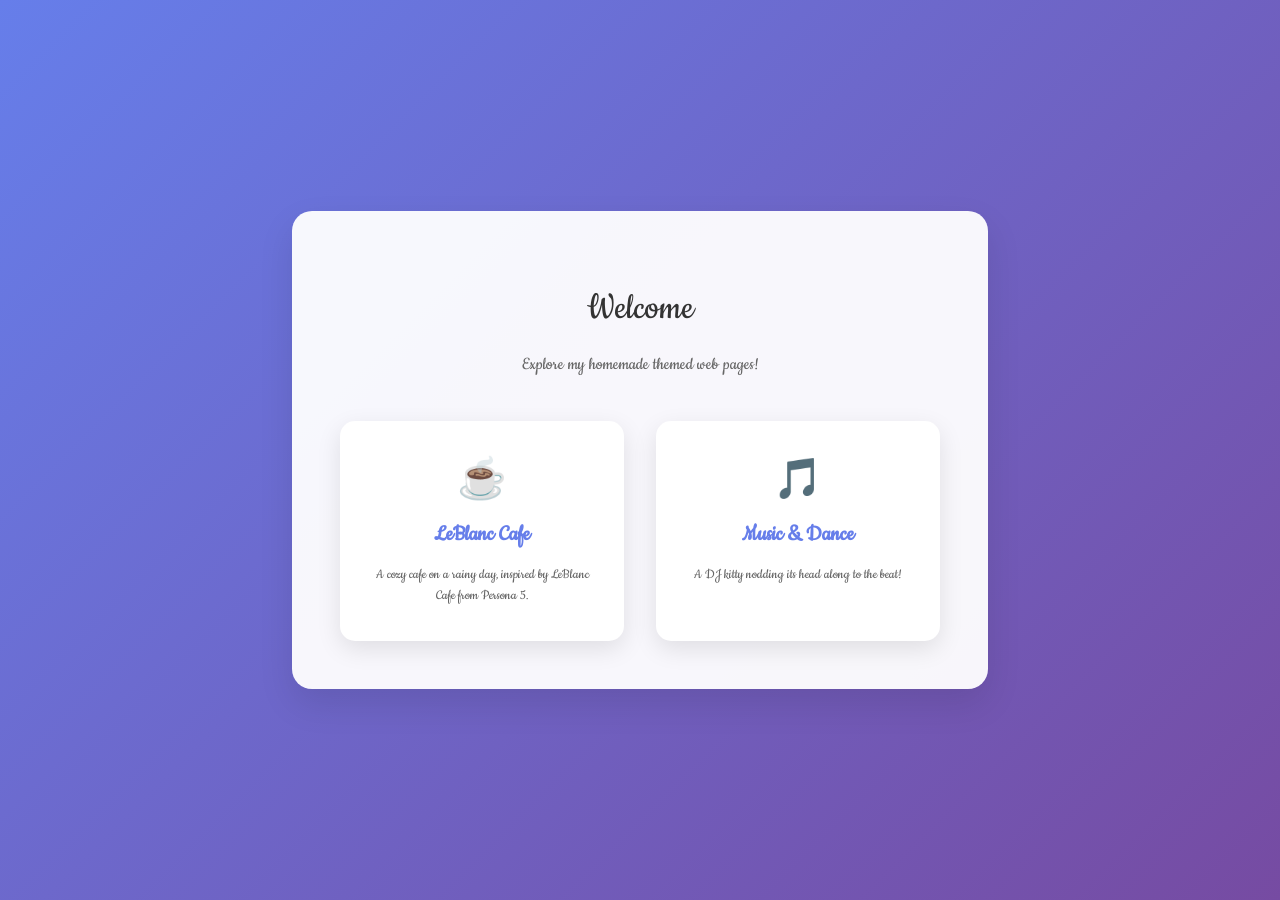
<file: index.html>
<!DOCTYPE html>
<html lang="en">

<head>
    <meta charset="UTF-8">
    <meta name="viewport" content="width=device-width, initial-scale=1.0">
    <link rel="preconnect" href="https://fonts.googleapis.com">
    <link rel="preconnect" href="https://fonts.gstatic.com" crossorigin>
    <link href="https://fonts.googleapis.com/css2?family=Cookie&display=swap" rel="stylesheet">
    <title>Welcome - Bunny's Webpages</title>
    <link rel="stylesheet" href="style.css">
    <style>
        body {
            font-family: "Cookie", cursive;
            margin: 0;
            padding: 0;
            background: linear-gradient(135deg, #667eea 0%, #764ba2 100%);
            min-height: 100vh;
            display: flex;
            align-items: center;
            justify-content: center;
        }

        .container {
            text-align: center;
            background: rgba(255, 255, 255, 0.95);
            padding: 3rem;
            border-radius: 20px;
            box-shadow: 0 15px 35px rgba(0, 0, 0, 0.1);
            max-width: 600px;
            width: 90%;
        }

        h1 {
            color: #333;
            margin-bottom: 1rem;
            font-size: 2.5rem;
            font-weight: 300;
        }

        .subtitle {
            color: #666;
            margin-bottom: 2.5rem;
            font-size: 1.2rem;
            line-height: 1.6;
        }

        .nav-links {
            display: flex;
            gap: 2rem;
            justify-content: center;
            flex-wrap: wrap;
        }

        .nav-card {
            background: white;
            padding: 2rem;
            border-radius: 15px;
            box-shadow: 0 8px 25px rgba(0, 0, 0, 0.1);
            text-decoration: none;
            color: #333;
            transition: all 0.3s ease;
            flex: 1;
            max-width: 250px;
            border: 2px solid transparent;
        }

        .nav-card:hover {
            transform: translateY(-5px);
            box-shadow: 0 15px 35px rgba(0, 0, 0, 0.15);
            border-color: #667eea;
        }

        .nav-card h3 {
            margin: 0 0 1rem 0;
            font-size: 1.5rem;
            color: #667eea;
        }

        .nav-card p {
            margin: 0;
            color: #666;
            font-size: 0.95rem;
            line-height: 1.4;
        }

        .icon {
            font-size: 2.5rem;
            margin-bottom: 1rem;
            display: block;
        }

        .cafe-icon {
            color: #8B4513;
        }

        .music-icon {
            color: #FF6B6B;
        }

        @media (max-width: 768px) {
            .nav-links {
                flex-direction: column;
                gap: 1.5rem;
            }

            .container {
                padding: 2rem;
            }

            h1 {
                font-size: 2rem;
            }
        }
    </style>
</head>

<body>
    <div class="container">
        <h1>Welcome</h1>
        <p class="subtitle">Explore my homemade themed web pages!</p>

        <div class="nav-links">
            <a href="leblanc_cafe.html" class="nav-card">
                <span class="icon cafe-icon">☕</span>
                <h3>LeBlanc Cafe</h3>
                <p>A cozy cafe on a rainy day, inspired by LeBlanc Cafe from Persona 5.</p>
            </a>

            <a href="music_dance.html" class="nav-card">
                <span class="icon music-icon">🎵</span>
                <h3>Music & Dance</h3>
                <p>A DJ kitty nodding its head along to the beat!</p>
            </a>
        </div>
    </div>

    <script src="script.js"></script>
</body>

</html>
</file>
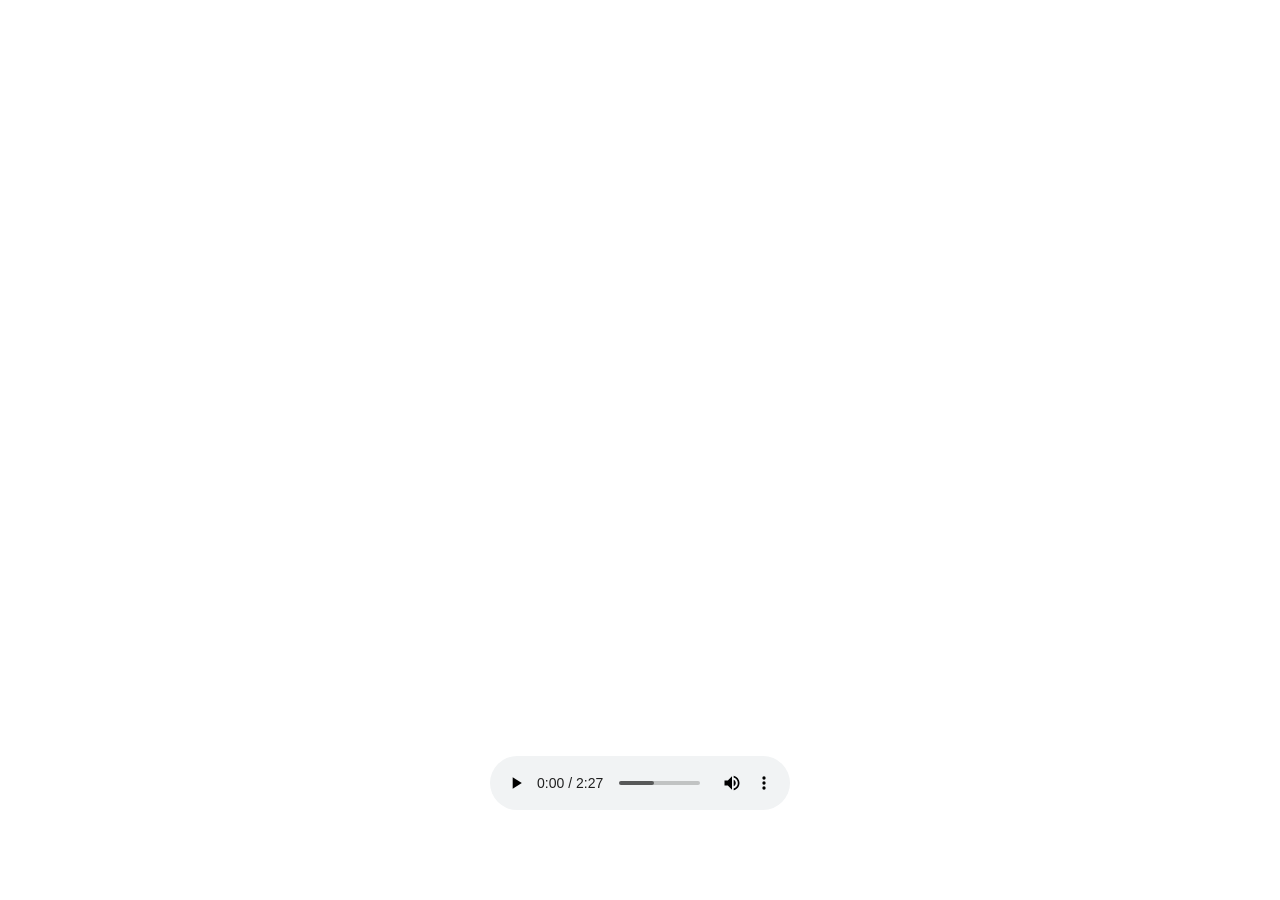
<file: index_music.html>
<!DOCTYPE html>
<html>

<head>
    <title>Bunny Music Dance!</title>
    <link rel="stylesheet" href="style.css">
</head>

<body>

    <!-- <h1>My First Heading</h1>
    <p>My first paragraph.</p> -->

    

    <img id="random-fact-image" class="center"/>
    <div><audio controls autoplay id="audio" class="center">
            <source src="res\Rainych - See Tình (Japanese Version).mp3" type="audio/mp3">
            Your browser does not support the audio tag.
        </audio></div>
<script src="script.js"></script>
</body>


</html>
</file>
<file: style.css>
.center {
    position: absolute;
    bottom: 10%;
    left: 0;
    right: 0;
    margin: auto;
}

img {
    position: absolute;
    margin: auto;
    top: 0;
    left: 0;
    right: 0;
    bottom: 0;
}
</file>
